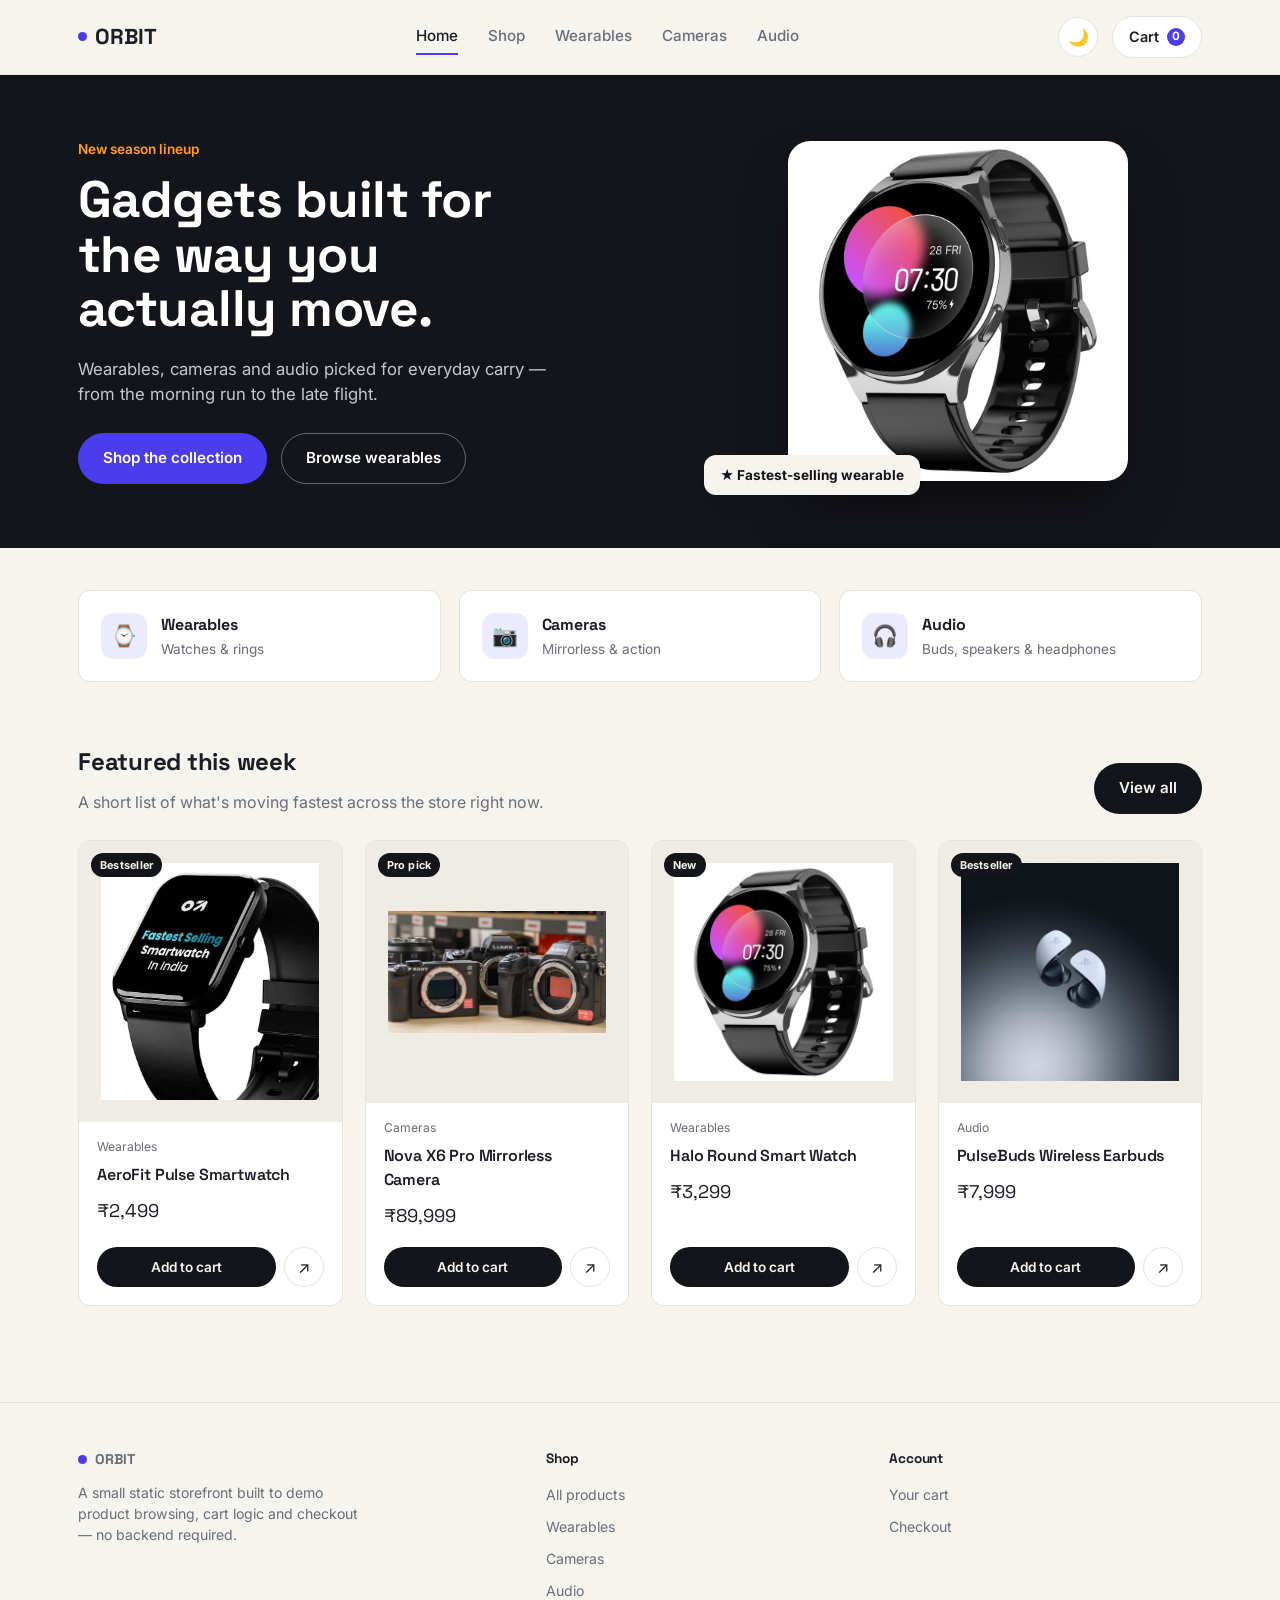
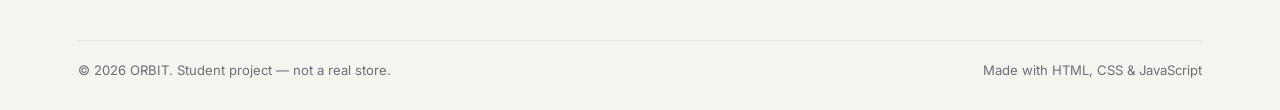
<file: index.html>
<!DOCTYPE html>
<html lang="en">
<head>
<meta charset="UTF-8">
<meta name="viewport" content="width=device-width, initial-scale=1.0">
<title>ORBIT — Gadgets worth carrying</title>
<link rel="preconnect" href="https://fonts.googleapis.com">
<link href="https://fonts.googleapis.com/css2?family=Space+Grotesk:wght@500;700&family=Inter:wght@400;500;600;700&display=swap" rel="stylesheet">
<link rel="stylesheet" href="css/style.css">
</head>
<body>

<header class="site-header">
  <div class="wrap">
    <a href="index.html" class="logo"><span class="dot"></span>ORBIT</a>
    <nav class="main-nav">
      <a href="index.html" class="active">Home</a>
      <a href="products.html">Shop</a>
      <a href="products.html#Wearables">Wearables</a>
      <a href="products.html#Cameras">Cameras</a>
      <a href="products.html#Audio">Audio</a>
    </nav>
    <div class="header-actions">
      <button class="theme-toggle" title="Toggle dark mode">🌙</button>
      <a href="cart.html" class="cart-link">Cart <span class="cart-count" data-cart-count>0</span></a>
      <button class="nav-toggle" aria-label="Menu"><span></span></button>
    </div>
  </div>
</header>

<section class="hero">
  <div class="wrap">
    <div>
      <div class="hero-eyebrow">New season lineup</div>
      <h1>Gadgets built for the way you actually move.</h1>
      <p>Wearables, cameras and audio picked for everyday carry — from the morning run to the late flight.</p>
      <div class="hero-ctas">
        <a href="products.html" class="btn btn-primary">Shop the collection</a>
        <a href="products.html#Wearables" class="btn btn-outline">Browse wearables</a>
      </div>
    </div>
    <div class="hero-art">
      <img src="images/watch-round.jpg" alt="Halo Round Smart Watch">
      <div class="hero-badge">★ Fastest-selling wearable</div>
    </div>
  </div>
</section>

<section class="category-strip">
  <div class="wrap grid3">
    <a href="products.html#Wearables" class="cat-card">
      <span class="cat-icon">⌚</span>
      <div><h3>Wearables</h3><p>Watches &amp; rings</p></div>
    </a>
    <a href="products.html#Cameras" class="cat-card">
      <span class="cat-icon">📷</span>
      <div><h3>Cameras</h3><p>Mirrorless &amp; action</p></div>
    </a>
    <a href="products.html#Audio" class="cat-card">
      <span class="cat-icon">🎧</span>
      <div><h3>Audio</h3><p>Buds, speakers &amp; headphones</p></div>
    </a>
  </div>
</section>

<section class="section">
  <div class="wrap">
    <div class="section-head">
      <div>
        <h2>Featured this week</h2>
        <p>A short list of what's moving fastest across the store right now.</p>
      </div>
      <a href="products.html" class="btn btn-dark">View all</a>
    </div>
    <div class="product-grid" id="featured-grid"></div>
  </div>
</section>

<footer class="site-footer">
  <div class="wrap">
    <div class="footer-grid">
      <div>
        <a href="index.html" class="logo"><span class="dot"></span>ORBIT</a>
        <p style="margin-top:12px; max-width:32ch;">A small static storefront built to demo product browsing, cart logic and checkout — no backend required.</p>
      </div>
      <div>
        <h4>Shop</h4>
        <ul>
          <li><a href="products.html">All products</a></li>
          <li><a href="products.html#Wearables">Wearables</a></li>
          <li><a href="products.html#Cameras">Cameras</a></li>
          <li><a href="products.html#Audio">Audio</a></li>
        </ul>
      </div>
      <div>
        <h4>Account</h4>
        <ul>
          <li><a href="cart.html">Your cart</a></li>
          <li><a href="order.html">Checkout</a></li>
        </ul>
      </div>
    </div>
    <div class="footer-bottom">
      <span>© <span data-year></span> ORBIT. Student project — not a real store.</span>
      <span>Made with HTML, CSS &amp; JavaScript</span>
    </div>
  </div>
</footer>

<script src="js/products.js"></script>
<script src="js/cart.js"></script>
<script src="js/main.js"></script>
</body>
</html>
</file>
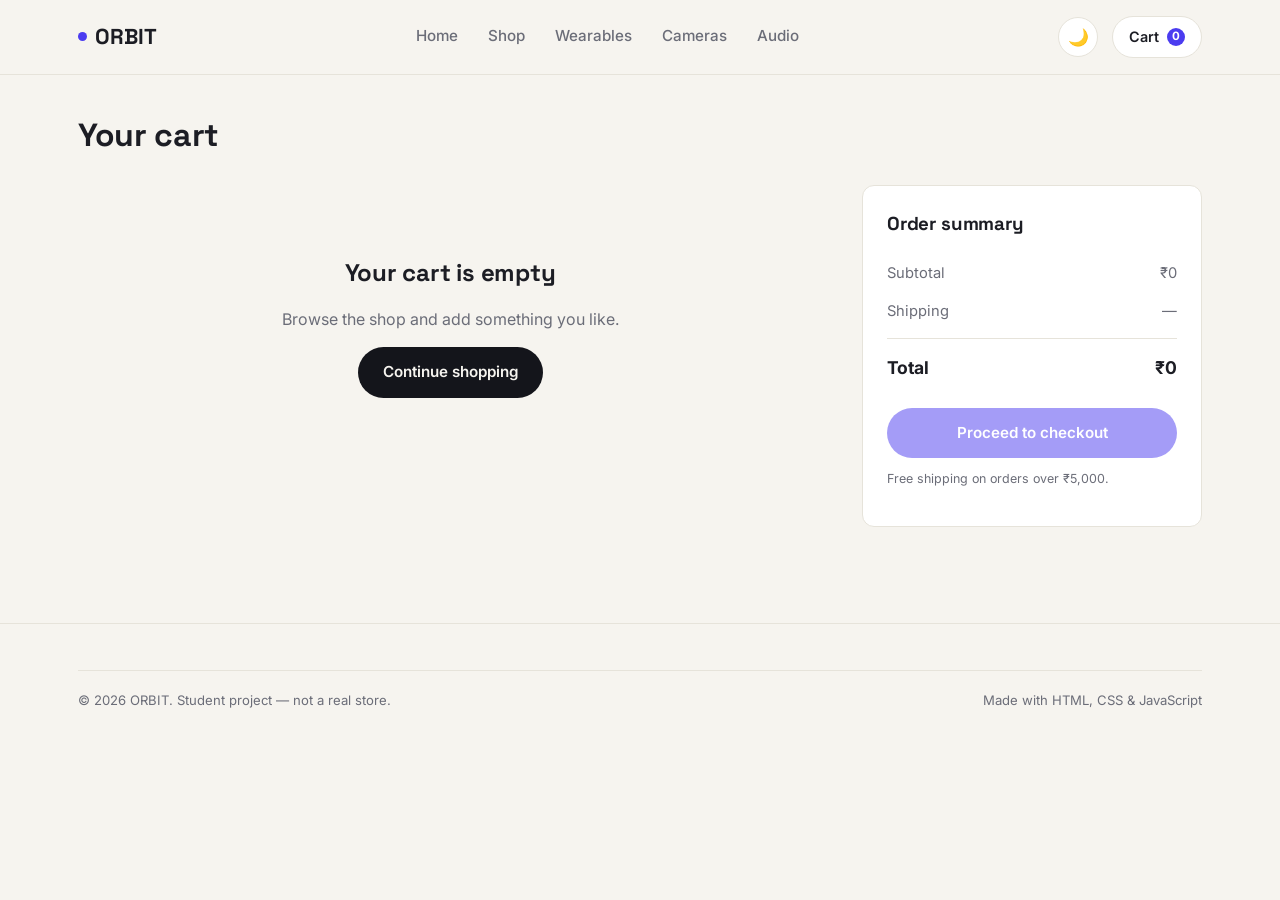
<file: cart.html>
<!DOCTYPE html>
<html lang="en">
<head>
<meta charset="UTF-8">
<meta name="viewport" content="width=device-width, initial-scale=1.0">
<title>Your cart — ORBIT</title>
<link rel="preconnect" href="https://fonts.googleapis.com">
<link href="https://fonts.googleapis.com/css2?family=Space+Grotesk:wght@500;700&family=Inter:wght@400;500;600;700&display=swap" rel="stylesheet">
<link rel="stylesheet" href="css/style.css">
</head>
<body>

<header class="site-header">
  <div class="wrap">
    <a href="index.html" class="logo"><span class="dot"></span>ORBIT</a>
    <nav class="main-nav">
      <a href="index.html">Home</a>
      <a href="products.html">Shop</a>
      <a href="products.html#Wearables">Wearables</a>
      <a href="products.html#Cameras">Cameras</a>
      <a href="products.html#Audio">Audio</a>
    </nav>
    <div class="header-actions">
      <button class="theme-toggle" title="Toggle dark mode">🌙</button>
      <a href="cart.html" class="cart-link">Cart <span class="cart-count" data-cart-count>0</span></a>
      <button class="nav-toggle" aria-label="Menu"><span></span></button>
    </div>
  </div>
</header>

<section class="section" style="padding-top:36px;">
  <div class="wrap">
    <h1 style="font-size:2rem; margin-bottom:26px;">Your cart</h1>
    <div class="cart-layout">
      <div id="cart-list"></div>
      <aside class="summary-card">
        <h3 style="margin-bottom:16px;">Order summary</h3>
        <div class="summary-row"><span>Subtotal</span><span id="summary-subtotal">₹0</span></div>
        <div class="summary-row"><span>Shipping</span><span id="summary-shipping">—</span></div>
        <div class="summary-row total"><span>Total</span><span id="summary-total">₹0</span></div>
        <a href="order.html" class="btn btn-primary btn-block" style="margin-top:18px;" id="checkout-btn">Proceed to checkout</a>
        <p style="color:var(--muted); font-size:.78rem; margin-top:12px;">Free shipping on orders over ₹5,000.</p>
      </aside>
    </div>
  </div>
</section>

<footer class="site-footer">
  <div class="wrap">
    <div class="footer-bottom">
      <span>© <span data-year></span> ORBIT. Student project — not a real store.</span>
      <span>Made with HTML, CSS &amp; JavaScript</span>
    </div>
  </div>
</footer>

<script src="js/products.js"></script>
<script src="js/cart.js"></script>
<script src="js/main.js"></script>
</body>
</html>
</file>
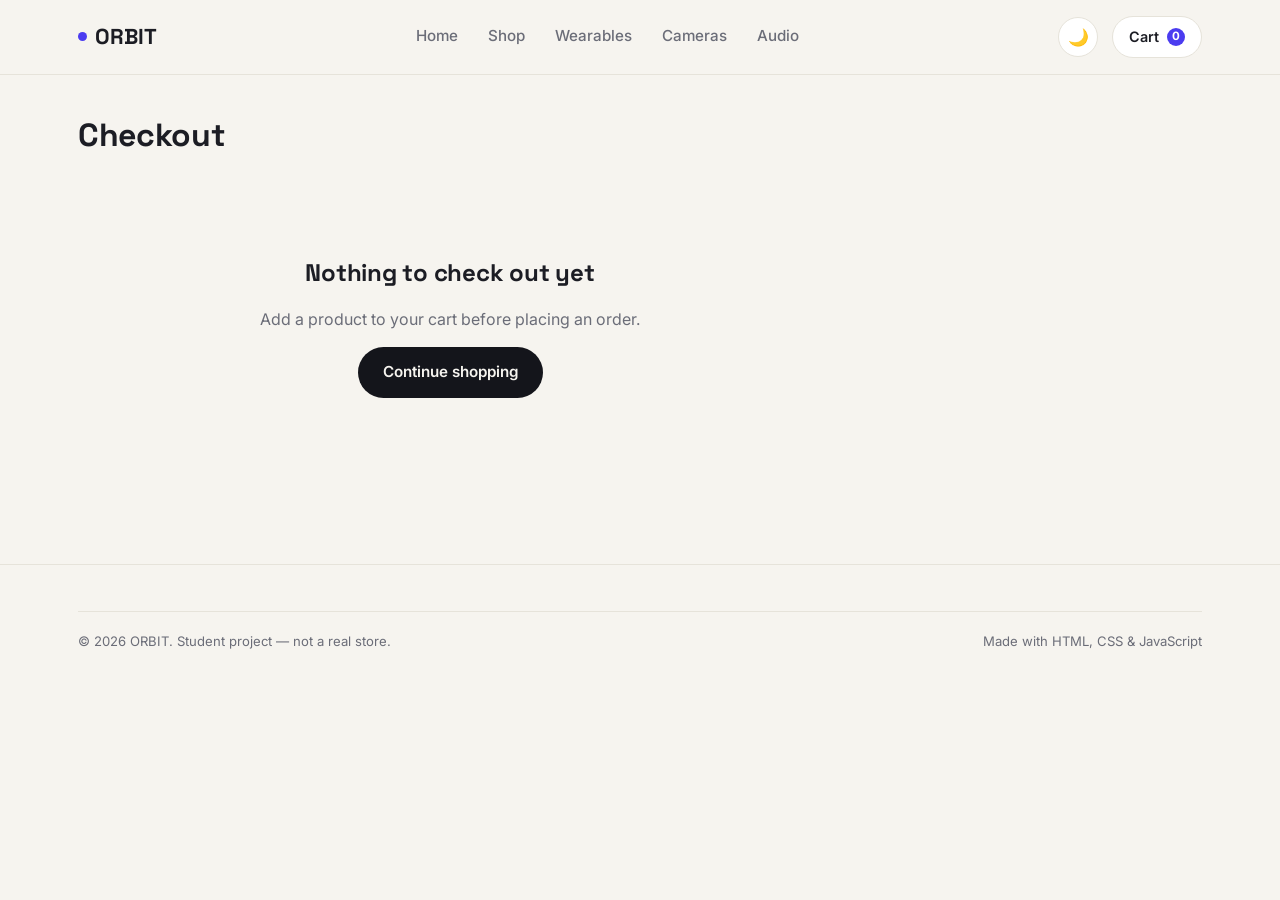
<file: order.html>
<!DOCTYPE html>
<html lang="en">
<head>
<meta charset="UTF-8">
<meta name="viewport" content="width=device-width, initial-scale=1.0">
<title>Checkout — ORBIT</title>
<link rel="preconnect" href="https://fonts.googleapis.com">
<link href="https://fonts.googleapis.com/css2?family=Space+Grotesk:wght@500;700&family=Inter:wght@400;500;600;700&display=swap" rel="stylesheet">
<link rel="stylesheet" href="css/style.css">
</head>
<body>

<header class="site-header">
  <div class="wrap">
    <a href="index.html" class="logo"><span class="dot"></span>ORBIT</a>
    <nav class="main-nav">
      <a href="index.html">Home</a>
      <a href="products.html">Shop</a>
      <a href="products.html#Wearables">Wearables</a>
      <a href="products.html#Cameras">Cameras</a>
      <a href="products.html#Audio">Audio</a>
    </nav>
    <div class="header-actions">
      <button class="theme-toggle" title="Toggle dark mode">🌙</button>
      <a href="cart.html" class="cart-link">Cart <span class="cart-count" data-cart-count>0</span></a>
      <button class="nav-toggle" aria-label="Menu"><span></span></button>
    </div>
  </div>
</header>

<section class="section" style="padding-top:36px;">
  <div class="wrap">
    <h1 style="font-size:2rem; margin-bottom:26px;">Checkout</h1>
    <div class="checkout-layout" id="checkout-layout">
      <form class="form-card" id="order-form" novalidate>
        <h3 style="margin-bottom:18px;">Delivery details</h3>
        <div class="field-row">
          <div class="field">
            <label for="order-name">Full name</label>
            <input type="text" id="order-name" placeholder="Your full name">
            <span class="error-text">Please enter your name.</span>
          </div>
          <div class="field">
            <label for="order-phone">Phone number</label>
            <input type="tel" id="order-phone" placeholder="10-digit mobile number">
            <span class="error-text" id="order-phone-error">Please enter your phone number.</span>
          </div>
        </div>
        <div class="field">
          <label for="order-address">Delivery address</label>
          <textarea id="order-address" rows="3" placeholder="House no., street, city, PIN code"></textarea>
          <span class="error-text">Please enter a delivery address.</span>
        </div>

        <h3 style="margin:22px 0 14px;">Payment mode</h3>
        <div class="pay-options">
          <label class="pay-option">
            <input type="radio" name="payment" value="Cash on Delivery" checked>
            Cash on Delivery
          </label>
          <label class="pay-option">
            <input type="radio" name="payment" value="UPI">
            UPI
          </label>
          <label class="pay-option">
            <input type="radio" name="payment" value="Card">
            Card
          </label>
        </div>

        <button type="submit" class="btn btn-primary btn-block" style="margin-top:26px;">Place order</button>
      </form>

      <aside class="summary-card">
        <h3 style="margin-bottom:14px;">Order summary</h3>
        <div id="mini-order-list"></div>
        <div class="summary-row total"><span>Total</span><span id="mini-order-total">₹0</span></div>
      </aside>
    </div>
  </div>
</section>

<footer class="site-footer">
  <div class="wrap">
    <div class="footer-bottom">
      <span>© <span data-year></span> ORBIT. Student project — not a real store.</span>
      <span>Made with HTML, CSS &amp; JavaScript</span>
    </div>
  </div>
</footer>

<script src="js/products.js"></script>
<script src="js/cart.js"></script>
<script src="js/main.js"></script>
</body>
</html>
</file>
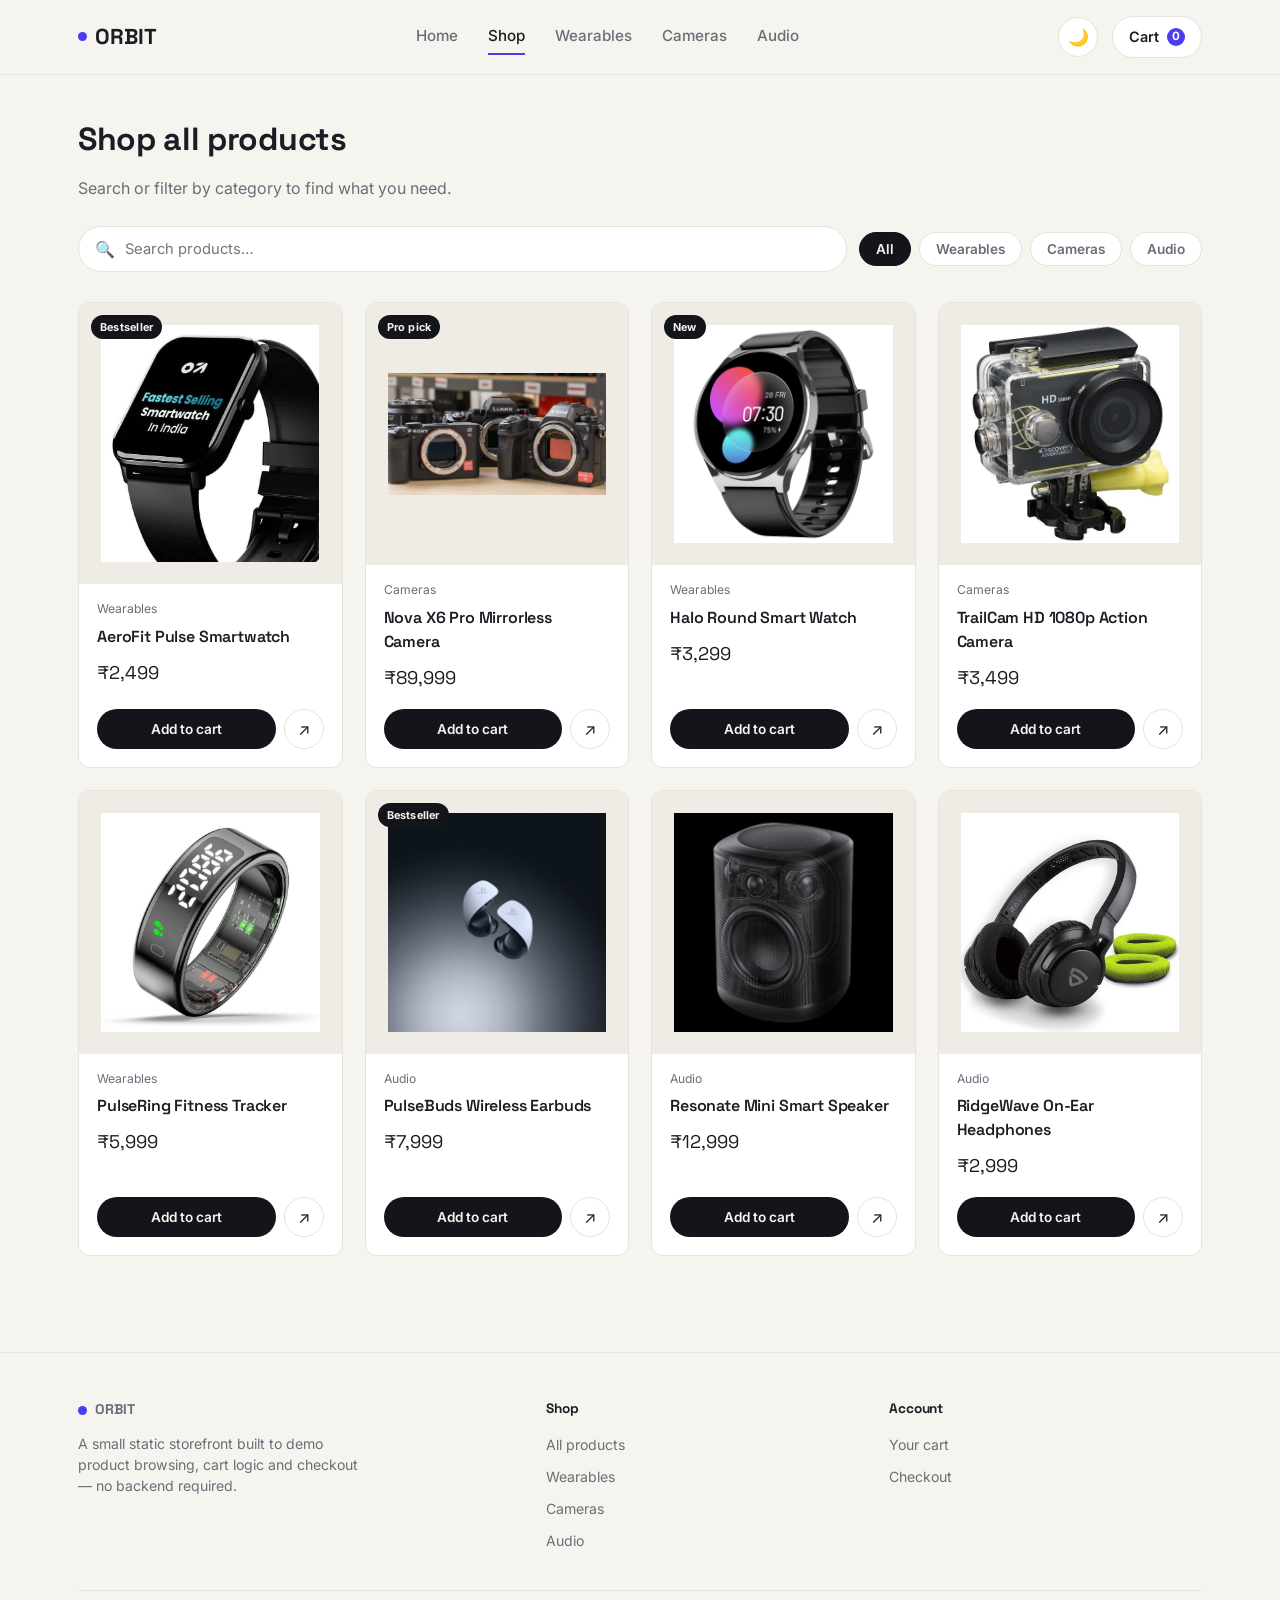
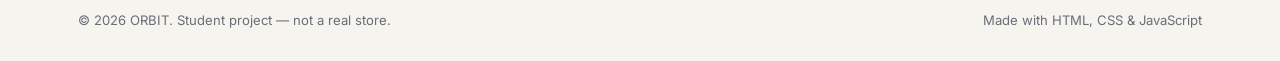
<file: products.html>
<!DOCTYPE html>
<html lang="en">
<head>
<meta charset="UTF-8">
<meta name="viewport" content="width=device-width, initial-scale=1.0">
<title>Shop — ORBIT</title>
<link rel="preconnect" href="https://fonts.googleapis.com">
<link href="https://fonts.googleapis.com/css2?family=Space+Grotesk:wght@500;700&family=Inter:wght@400;500;600;700&display=swap" rel="stylesheet">
<link rel="stylesheet" href="css/style.css">
</head>
<body>

<header class="site-header">
  <div class="wrap">
    <a href="index.html" class="logo"><span class="dot"></span>ORBIT</a>
    <nav class="main-nav">
      <a href="index.html">Home</a>
      <a href="products.html" class="active">Shop</a>
      <a href="products.html#Wearables">Wearables</a>
      <a href="products.html#Cameras">Cameras</a>
      <a href="products.html#Audio">Audio</a>
    </nav>
    <div class="header-actions">
      <button class="theme-toggle" title="Toggle dark mode">🌙</button>
      <a href="cart.html" class="cart-link">Cart <span class="cart-count" data-cart-count>0</span></a>
      <button class="nav-toggle" aria-label="Menu"><span></span></button>
    </div>
  </div>
</header>

<section class="section" style="padding-top:40px;">
  <div class="wrap">
    <div class="section-head">
      <div>
        <h1 style="font-size:2rem;">Shop all products</h1>
        <p>Search or filter by category to find what you need.</p>
      </div>
    </div>

    <div class="filters-bar">
      <div class="search-box">
        <span>🔍</span>
        <input type="text" id="product-search" placeholder="Search products…">
      </div>
      <div class="chip-row" id="category-chips">
        <button class="chip active" data-category="All">All</button>
        <button class="chip" data-category="Wearables">Wearables</button>
        <button class="chip" data-category="Cameras">Cameras</button>
        <button class="chip" data-category="Audio">Audio</button>
      </div>
    </div>

    <div class="product-grid" id="products-grid"></div>
    <div class="empty-state" id="empty-state" style="display:none;">
      <h2>No products match</h2>
      <p>Try a different search term or category.</p>
    </div>
  </div>
</section>

<footer class="site-footer">
  <div class="wrap">
    <div class="footer-grid">
      <div>
        <a href="index.html" class="logo"><span class="dot"></span>ORBIT</a>
        <p style="margin-top:12px; max-width:32ch;">A small static storefront built to demo product browsing, cart logic and checkout — no backend required.</p>
      </div>
      <div>
        <h4>Shop</h4>
        <ul>
          <li><a href="products.html">All products</a></li>
          <li><a href="products.html#Wearables">Wearables</a></li>
          <li><a href="products.html#Cameras">Cameras</a></li>
          <li><a href="products.html#Audio">Audio</a></li>
        </ul>
      </div>
      <div>
        <h4>Account</h4>
        <ul>
          <li><a href="cart.html">Your cart</a></li>
          <li><a href="order.html">Checkout</a></li>
        </ul>
      </div>
    </div>
    <div class="footer-bottom">
      <span>© <span data-year></span> ORBIT. Student project — not a real store.</span>
      <span>Made with HTML, CSS &amp; JavaScript</span>
    </div>
  </div>
</footer>

<script src="js/products.js"></script>
<script src="js/cart.js"></script>
<script src="js/main.js"></script>
<script>
  // Support #Category deep links from the nav (e.g. products.html#Wearables)
  window.addEventListener("DOMContentLoaded", () => {
    const hash = decodeURIComponent(window.location.hash.replace("#", ""));
    if (hash) {
      const chip = document.querySelector(`.chip[data-category="${hash}"]`);
      if (chip) chip.click();
    }
  });
</script>
</body>
</html>
</file>
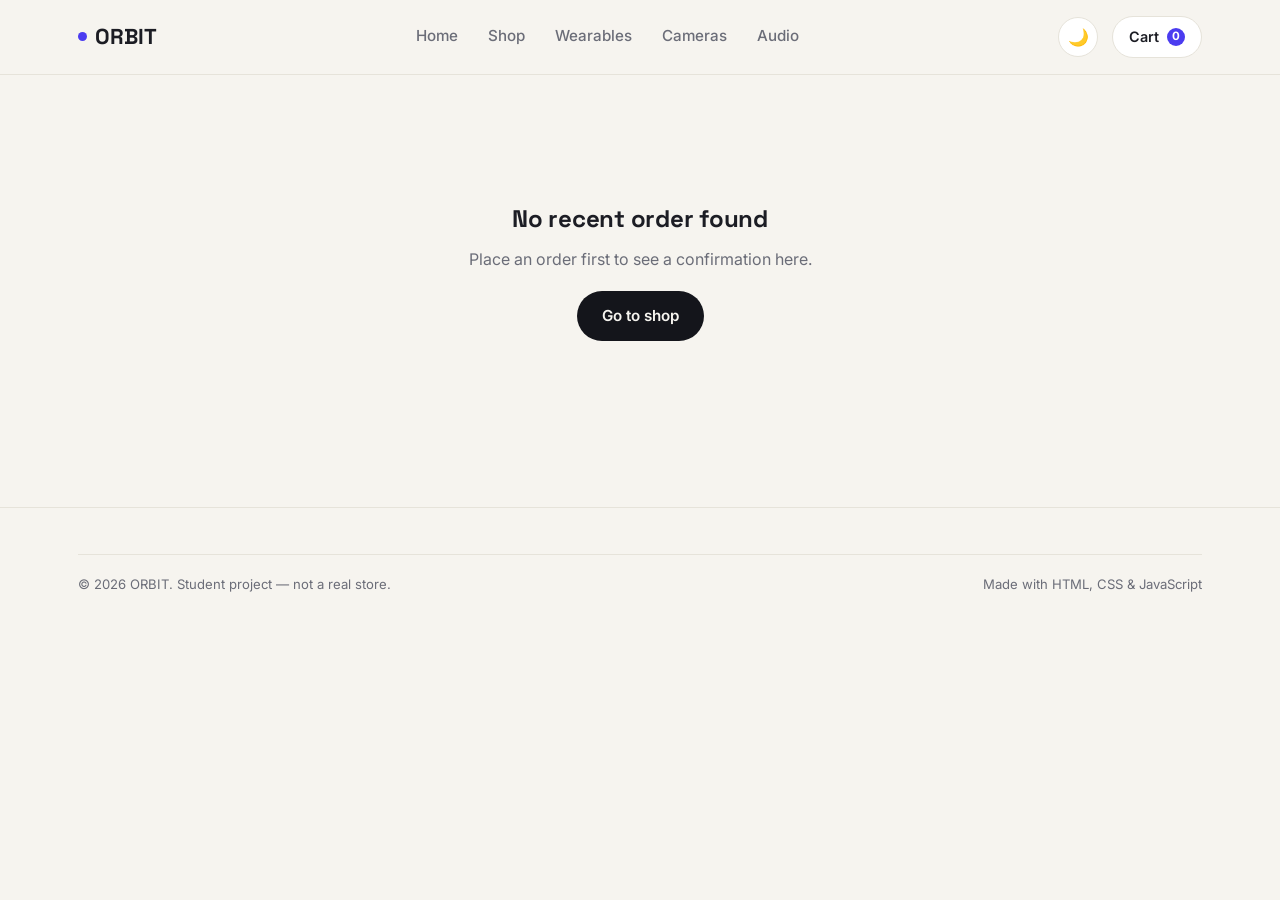
<file: success.html>
<!DOCTYPE html>
<html lang="en">
<head>
<meta charset="UTF-8">
<meta name="viewport" content="width=device-width, initial-scale=1.0">
<title>Order confirmed — ORBIT</title>
<link rel="preconnect" href="https://fonts.googleapis.com">
<link href="https://fonts.googleapis.com/css2?family=Space+Grotesk:wght@500;700&family=Inter:wght@400;500;600;700&display=swap" rel="stylesheet">
<link rel="stylesheet" href="css/style.css">
</head>
<body>

<header class="site-header">
  <div class="wrap">
    <a href="index.html" class="logo"><span class="dot"></span>ORBIT</a>
    <nav class="main-nav">
      <a href="index.html">Home</a>
      <a href="products.html">Shop</a>
      <a href="products.html#Wearables">Wearables</a>
      <a href="products.html#Cameras">Cameras</a>
      <a href="products.html#Audio">Audio</a>
    </nav>
    <div class="header-actions">
      <button class="theme-toggle" title="Toggle dark mode">🌙</button>
      <a href="cart.html" class="cart-link">Cart <span class="cart-count" data-cart-count>0</span></a>
      <button class="nav-toggle" aria-label="Menu"><span></span></button>
    </div>
  </div>
</header>

<section class="section" id="success-content">
  <div class="wrap">
    <div class="success-wrap">
      <div class="success-icon">✓</div>
      <h1>Order placed!</h1>
      <p class="details-desc" style="margin:0 auto;">Thanks<span id="order-name-out-wrap">, <strong id="order-name-out"></strong></span> — your order is confirmed and on its way.</p>
      <div class="order-id-badge">Order #<span id="order-id"></span></div>

      <div class="order-summary-list">
        <div id="order-items-out"></div>
        <div class="summary-row total"><span>Total paid</span><span id="order-total-out">₹0</span></div>
        <div class="mini-item" style="margin-top:10px;"><span>Delivering to</span><span id="order-address-out" style="text-align:right; max-width:60%;"></span></div>
        <div class="mini-item"><span>Payment mode</span><span id="order-payment-out"></span></div>
      </div>

      <a href="products.html" class="btn btn-dark">Continue shopping</a>
    </div>
  </div>
</section>

<footer class="site-footer">
  <div class="wrap">
    <div class="footer-bottom">
      <span>© <span data-year></span> ORBIT. Student project — not a real store.</span>
      <span>Made with HTML, CSS &amp; JavaScript</span>
    </div>
  </div>
</footer>

<script src="js/products.js"></script>
<script src="js/cart.js"></script>
<script src="js/main.js"></script>
</body>
</html>
</file>
<file: css/style.css>
/* =========================================================
   ORBIT — E-commerce store stylesheet
   Design tokens
   ========================================================= */
:root {
  --ink: #14151b;
  --ink-soft: #2a2c36;
  --paper: #f6f4ef;
  --panel: #ffffff;
  --line: #e6e3da;
  --text: #1c1d24;
  --muted: #6b6d78;
  --accent: #4b3cf0;
  --accent-ink: #ffffff;
  --amber: #ff9d2e;
  --success: #1f9e6d;
  --danger: #d64545;
  --radius-s: 6px;
  --radius-m: 12px;
  --radius-l: 22px;
  --shadow: 0 1px 2px rgba(20, 21, 27, 0.06), 0 12px 28px -18px rgba(20, 21, 27, 0.35);
  --maxw: 1180px;
  --font-display: "Space Grotesk", "Segoe UI", sans-serif;
  --font-body: "Inter", "Segoe UI", sans-serif;
}

[data-theme="dark"] {
  --ink: #f6f4ef;
  --paper: #101116;
  --panel: #191a21;
  --line: #2b2c35;
  --text: #eeedf2;
  --muted: #9a9ba6;
  --accent: #8b7bff;
  --accent-ink: #14151b;
  --shadow: 0 1px 2px rgba(0, 0, 0, 0.3), 0 12px 28px -18px rgba(0, 0, 0, 0.6);
}

* { box-sizing: border-box; }
html { scroll-behavior: smooth; }

body {
  margin: 0;
  font-family: var(--font-body);
  background: var(--paper);
  color: var(--text);
  line-height: 1.5;
  -webkit-font-smoothing: antialiased;
}

img { max-width: 100%; display: block; }
a { color: inherit; text-decoration: none; }
button { font-family: inherit; cursor: pointer; }
ul { list-style: none; margin: 0; padding: 0; }

.wrap {
  max-width: var(--maxw);
  margin: 0 auto;
  padding: 0 28px;
}

h1, h2, h3, h4 {
  font-family: var(--font-display);
  color: var(--text);
  margin: 0 0 .4em;
  letter-spacing: -0.01em;
}

/* ---------- Header ---------- */
.site-header {
  position: sticky;
  top: 0;
  z-index: 40;
  background: var(--paper);
  border-bottom: 1px solid var(--line);
}

.site-header .wrap {
  display: flex;
  align-items: center;
  justify-content: space-between;
  height: 74px;
  gap: 24px;
}

.logo {
  font-family: var(--font-display);
  font-weight: 700;
  font-size: 1.35rem;
  display: flex;
  align-items: center;
  gap: 8px;
  flex-shrink: 0;
}
.logo .dot { width: 9px; height: 9px; border-radius: 50%; background: var(--accent); display: inline-block; }

.main-nav {
  display: flex;
  align-items: center;
  gap: 30px;
}
.main-nav a {
  font-size: .95rem;
  color: var(--muted);
  font-weight: 500;
  padding: 6px 0;
  border-bottom: 2px solid transparent;
}
.main-nav a:hover, .main-nav a.active { color: var(--text); border-bottom-color: var(--accent); }

.header-actions { display: flex; align-items: center; gap: 14px; }

.theme-toggle {
  width: 40px; height: 40px;
  border-radius: 50%;
  border: 1px solid var(--line);
  background: var(--panel);
  display: flex; align-items: center; justify-content: center;
  font-size: 1.05rem;
}

.cart-link {
  position: relative;
  display: flex; align-items: center; gap: 8px;
  border: 1px solid var(--line);
  background: var(--panel);
  padding: 9px 16px;
  border-radius: 999px;
  font-weight: 600;
  font-size: .9rem;
}
.cart-count {
  background: var(--accent);
  color: var(--accent-ink);
  font-size: .72rem;
  font-weight: 700;
  min-width: 18px;
  height: 18px;
  border-radius: 999px;
  display: inline-flex; align-items: center; justify-content: center;
  padding: 0 5px;
}

.nav-toggle {
  display: none;
  border: 1px solid var(--line);
  background: var(--panel);
  border-radius: var(--radius-s);
  width: 40px; height: 40px;
  align-items: center; justify-content: center;
}
.nav-toggle span, .nav-toggle span::before, .nav-toggle span::after {
  content: ""; display: block; width: 18px; height: 2px; background: var(--text); position: relative;
}
.nav-toggle span::before { position: absolute; top: -6px; }
.nav-toggle span::after { position: absolute; top: 6px; }

/* ---------- Hero ---------- */
.hero {
  background: var(--ink);
  color: var(--paper);
  overflow: hidden;
}
[data-theme="dark"] .hero { background: #0a0a0e; }
.hero .wrap {
  display: grid;
  grid-template-columns: 1.1fr 0.9fr;
  align-items: center;
  gap: 40px;
  padding-top: 64px;
  padding-bottom: 64px;
}
.hero-eyebrow { color: var(--amber); font-weight: 600; font-size: .85rem; margin-bottom: 14px; }
.hero h1 {
  color: #fff;
  font-size: clamp(2.1rem, 4vw, 3.2rem);
  line-height: 1.06;
  max-width: 15ch;
}
.hero p { color: #c7c7d1; max-width: 46ch; font-size: 1.05rem; margin-bottom: 26px; }
.hero-ctas { display: flex; gap: 14px; flex-wrap: wrap; }

.btn {
  display: inline-flex; align-items: center; justify-content: center; gap: 8px;
  padding: 13px 24px;
  border-radius: 999px;
  font-weight: 600;
  font-size: .95rem;
  border: 1px solid transparent;
  transition: transform .15s ease;
}
.btn:active { transform: scale(0.97); }
.btn-primary { background: var(--accent); color: #fff; }
.btn-outline { border-color: rgba(255,255,255,0.35); color: #fff; }
.btn-dark { background: var(--ink); color: var(--paper); }
.btn-block { width: 100%; }
.btn[disabled] { opacity: .5; cursor: not-allowed; }

.hero-art {
  position: relative;
  display: flex;
  align-items: center;
  justify-content: center;
}
.hero-art img {
  width: 100%;
  max-width: 340px;
  border-radius: var(--radius-l);
  box-shadow: 0 30px 60px -20px rgba(0,0,0,.6);
}
.hero-badge {
  position: absolute;
  bottom: -14px;
  left: -10px;
  background: var(--paper);
  color: var(--ink);
  padding: 10px 16px;
  border-radius: var(--radius-m);
  font-weight: 700;
  font-size: .85rem;
  box-shadow: var(--shadow);
}

/* ---------- Category strip ---------- */
.category-strip {
  padding: 42px 0 6px;
}
.category-strip .grid3 {
  display: grid;
  grid-template-columns: repeat(3, 1fr);
  gap: 18px;
}
.cat-card {
  background: var(--panel);
  border: 1px solid var(--line);
  border-radius: var(--radius-m);
  padding: 22px;
  display: flex;
  align-items: center;
  gap: 14px;
}
.cat-icon {
  width: 46px; height: 46px;
  border-radius: 12px;
  background: rgba(75,60,240,0.1);
  color: var(--accent);
  display: flex; align-items: center; justify-content: center;
  font-size: 1.3rem;
  flex-shrink: 0;
}
.cat-card h3 { font-size: 1rem; margin-bottom: 2px; }
.cat-card p { margin: 0; color: var(--muted); font-size: .85rem; }

/* ---------- Sections ---------- */
.section { padding: 56px 0; }
.section-head {
  display: flex;
  align-items: flex-end;
  justify-content: space-between;
  margin-bottom: 26px;
  gap: 20px;
}
.section-head p { color: var(--muted); margin: 0; max-width: 50ch; }

/* ---------- Product grid & cards ---------- */
.product-grid {
  display: grid;
  grid-template-columns: repeat(4, 1fr);
  gap: 22px;
}
.product-card {
  background: var(--panel);
  border: 1px solid var(--line);
  border-radius: var(--radius-m);
  overflow: hidden;
  display: flex;
  flex-direction: column;
}
.product-media {
  aspect-ratio: 1 / 1;
  background: #eeece5;
  display: flex; align-items: center; justify-content: center;
  padding: 22px;
  position: relative;
}
[data-theme="dark"] .product-media { background: #22232c; }
.product-media img { max-height: 100%; object-fit: contain; }
.product-tag {
  position: absolute; top: 12px; left: 12px;
  background: var(--ink); color: var(--paper);
  font-size: .68rem; font-weight: 700;
  padding: 4px 9px; border-radius: 999px;
  letter-spacing: .02em;
}
.product-body { padding: 16px 18px 18px; display: flex; flex-direction: column; gap: 6px; flex: 1; }
.product-cat { color: var(--muted); font-size: .76rem; }
.product-name { font-size: 1rem; font-weight: 600; margin: 0; }
.product-name a { color: var(--text); }
.product-price { font-family: var(--font-display); font-size: 1.15rem; margin-top: 4px; }
.product-actions { margin-top: auto; padding-top: 12px; display: flex; gap: 8px; }
.product-actions .btn { flex: 1; padding: 10px 14px; font-size: .85rem; }
.icon-btn {
  width: 40px; height: 40px; flex-shrink: 0;
  border-radius: 999px;
  border: 1px solid var(--line);
  background: var(--panel);
  display: flex; align-items: center; justify-content: center;
}

/* ---------- Filters bar (products page) ---------- */
.filters-bar {
  display: flex;
  flex-wrap: wrap;
  gap: 12px;
  align-items: center;
  justify-content: space-between;
  margin-bottom: 30px;
}
.search-box {
  flex: 1;
  min-width: 220px;
  display: flex;
  align-items: center;
  gap: 8px;
  border: 1px solid var(--line);
  background: var(--panel);
  border-radius: 999px;
  padding: 10px 16px;
}
.search-box input {
  border: none; outline: none; background: transparent; width: 100%;
  font-family: inherit; font-size: .92rem; color: var(--text);
}
.chip-row { display: flex; gap: 8px; flex-wrap: wrap; }
.chip {
  border: 1px solid var(--line);
  background: var(--panel);
  padding: 8px 16px;
  border-radius: 999px;
  font-size: .85rem;
  font-weight: 600;
  color: var(--muted);
}
.chip.active { background: var(--ink); color: var(--paper); border-color: var(--ink); }
.empty-state { text-align: center; padding: 70px 20px; color: var(--muted); }

/* ---------- Product details ---------- */
.details-grid {
  display: grid;
  grid-template-columns: 1fr 1fr;
  gap: 52px;
  align-items: flex-start;
}
.details-media {
  background: var(--panel);
  border: 1px solid var(--line);
  border-radius: var(--radius-l);
  padding: 40px;
  display: flex; align-items: center; justify-content: center;
  aspect-ratio: 1/1;
}
[data-theme="dark"] .details-media { background: #191a21; }
.breadcrumb { color: var(--muted); font-size: .85rem; margin-bottom: 22px; }
.breadcrumb a { color: var(--muted); }
.breadcrumb a:hover { color: var(--text); }
.details-cat { color: var(--accent); font-weight: 700; font-size: .8rem; margin-bottom: 8px; }
.details-price { font-family: var(--font-display); font-size: 2rem; margin: 14px 0; }
.details-desc { color: var(--muted); font-size: 1rem; margin-bottom: 26px; max-width: 48ch; }
.qty-row { display: flex; align-items: center; gap: 16px; margin-bottom: 22px; }
.qty-stepper {
  display: flex; align-items: center;
  border: 1px solid var(--line);
  border-radius: 999px;
  overflow: hidden;
}
.qty-stepper button {
  width: 40px; height: 40px; border: none; background: var(--panel); font-size: 1.1rem;
}
.qty-stepper span { width: 40px; text-align: center; font-weight: 600; }
.details-actions { display: flex; gap: 12px; margin-bottom: 30px; }
.spec-list { border-top: 1px solid var(--line); padding-top: 18px; }
.spec-list li { display: flex; justify-content: space-between; padding: 9px 0; border-bottom: 1px solid var(--line); font-size: .9rem; }
.spec-list li span:first-child { color: var(--muted); }

/* ---------- Cart page ---------- */
.cart-layout { display: grid; grid-template-columns: 1fr 340px; gap: 40px; align-items: flex-start; }
.cart-item {
  display: grid;
  grid-template-columns: 88px 1fr auto auto;
  gap: 18px;
  align-items: center;
  padding: 18px 0;
  border-bottom: 1px solid var(--line);
}
.cart-item img { width: 88px; height: 88px; object-fit: contain; background: #eeece5; border-radius: var(--radius-s); padding: 8px; }
[data-theme="dark"] .cart-item img { background: #22232c; }
.cart-item h4 { margin: 0 0 4px; font-size: .98rem; }
.cart-item .muted { color: var(--muted); font-size: .84rem; }
.cart-item .remove-link { color: var(--danger); font-size: .8rem; font-weight: 600; margin-top: 6px; display: inline-block; }
.cart-item-price { font-family: var(--font-display); font-weight: 600; text-align: right; min-width: 90px; }

.summary-card {
  background: var(--panel);
  border: 1px solid var(--line);
  border-radius: var(--radius-m);
  padding: 24px;
  position: sticky;
  top: 96px;
}
.summary-row { display: flex; justify-content: space-between; padding: 8px 0; font-size: .92rem; color: var(--muted); }
.summary-row.total { color: var(--text); font-weight: 700; font-size: 1.1rem; border-top: 1px solid var(--line); margin-top: 8px; padding-top: 16px; }

/* ---------- Order / checkout ---------- */
.checkout-layout { display: grid; grid-template-columns: 1fr 340px; gap: 40px; align-items: flex-start; }
.form-card {
  background: var(--panel);
  border: 1px solid var(--line);
  border-radius: var(--radius-m);
  padding: 30px;
}
.field { margin-bottom: 18px; }
.field label { display: block; font-size: .85rem; font-weight: 600; margin-bottom: 7px; }
.field input, .field textarea {
  width: 100%;
  border: 1px solid var(--line);
  border-radius: var(--radius-s);
  padding: 12px 14px;
  font-family: inherit;
  font-size: .95rem;
  background: var(--paper);
  color: var(--text);
}
.field-row { display: grid; grid-template-columns: 1fr 1fr; gap: 16px; }
.pay-options { display: flex; gap: 10px; flex-wrap: wrap; }
.pay-option {
  flex: 1;
  min-width: 120px;
  border: 1px solid var(--line);
  border-radius: var(--radius-s);
  padding: 12px;
  display: flex; align-items: center; gap: 8px;
  font-size: .9rem;
  font-weight: 600;
  cursor: pointer;
}
.pay-option input { accent-color: var(--accent); }
.pay-option.checked { border-color: var(--accent); background: rgba(75,60,240,0.06); }
.error-text { color: var(--danger); font-size: .78rem; margin-top: 5px; display: none; }
.field.invalid input, .field.invalid textarea { border-color: var(--danger); }
.field.invalid .error-text { display: block; }
.mini-item { display: flex; justify-content: space-between; font-size: .88rem; padding: 6px 0; color: var(--muted); }

/* ---------- Success page ---------- */
.success-wrap { max-width: 620px; margin: 0 auto; text-align: center; padding: 70px 0; }
.success-icon {
  width: 84px; height: 84px; border-radius: 50%;
  background: rgba(31,158,109,0.12);
  color: var(--success);
  display: flex; align-items: center; justify-content: center;
  font-size: 2.4rem;
  margin: 0 auto 24px;
}
.order-id-badge {
  display: inline-block;
  background: var(--panel);
  border: 1px solid var(--line);
  padding: 9px 18px;
  border-radius: 999px;
  font-family: var(--font-display);
  font-weight: 700;
  margin: 16px 0 30px;
}
.order-summary-list {
  text-align: left;
  background: var(--panel);
  border: 1px solid var(--line);
  border-radius: var(--radius-m);
  padding: 22px 26px;
  margin-bottom: 30px;
}

/* ---------- Footer ---------- */
.site-footer {
  border-top: 1px solid var(--line);
  padding: 46px 0 30px;
  margin-top: 40px;
}
.footer-grid {
  display: grid;
  grid-template-columns: 1.4fr 1fr 1fr;
  gap: 30px;
  margin-bottom: 30px;
}
.footer-grid h4 { font-size: .85rem; text-transform: none; margin-bottom: 12px; }
.footer-grid p, .footer-grid a { color: var(--muted); font-size: .88rem; }
.footer-grid li { margin-bottom: 8px; }
.footer-grid a:hover { color: var(--text); }
.footer-bottom {
  display: flex; justify-content: space-between; flex-wrap: wrap; gap: 10px;
  border-top: 1px solid var(--line);
  padding-top: 20px;
  color: var(--muted);
  font-size: .82rem;
}

/* ---------- Toast ---------- */
.toast {
  position: fixed;
  bottom: 26px;
  left: 50%;
  transform: translateX(-50%) translateY(20px);
  background: var(--ink);
  color: var(--paper);
  padding: 13px 22px;
  border-radius: 999px;
  font-size: .9rem;
  font-weight: 600;
  opacity: 0;
  pointer-events: none;
  transition: all .25s ease;
  z-index: 100;
}
.toast.show { opacity: 1; transform: translateX(-50%) translateY(0); }

/* ---------- Responsive ---------- */
@media (max-width: 980px) {
  .hero .wrap { grid-template-columns: 1fr; padding-top: 40px; }
  .hero-art { order: -1; }
  .product-grid { grid-template-columns: repeat(3, 1fr); }
  .details-grid, .cart-layout, .checkout-layout { grid-template-columns: 1fr; }
  .summary-card { position: static; }
  .category-strip .grid3 { grid-template-columns: 1fr; }
  .footer-grid { grid-template-columns: 1fr 1fr; }
}
@media (max-width: 680px) {
  .wrap { padding: 0 18px; }
  .main-nav { position: fixed; top: 74px; left: 0; right: 0; background: var(--paper); border-bottom: 1px solid var(--line); flex-direction: column; align-items: flex-start; padding: 16px 18px; gap: 6px; display: none; }
  .main-nav.open { display: flex; }
  .nav-toggle { display: flex; }
  .product-grid { grid-template-columns: repeat(2, 1fr); gap: 14px; }
  .cart-item { grid-template-columns: 64px 1fr; grid-template-areas: "img name" "img price"; }
  .cart-item img { width: 64px; height: 64px; }
  .cart-item-price { grid-column: 2; text-align: left; }
  .field-row { grid-template-columns: 1fr; }
  .footer-grid { grid-template-columns: 1fr; }
}
</file>
